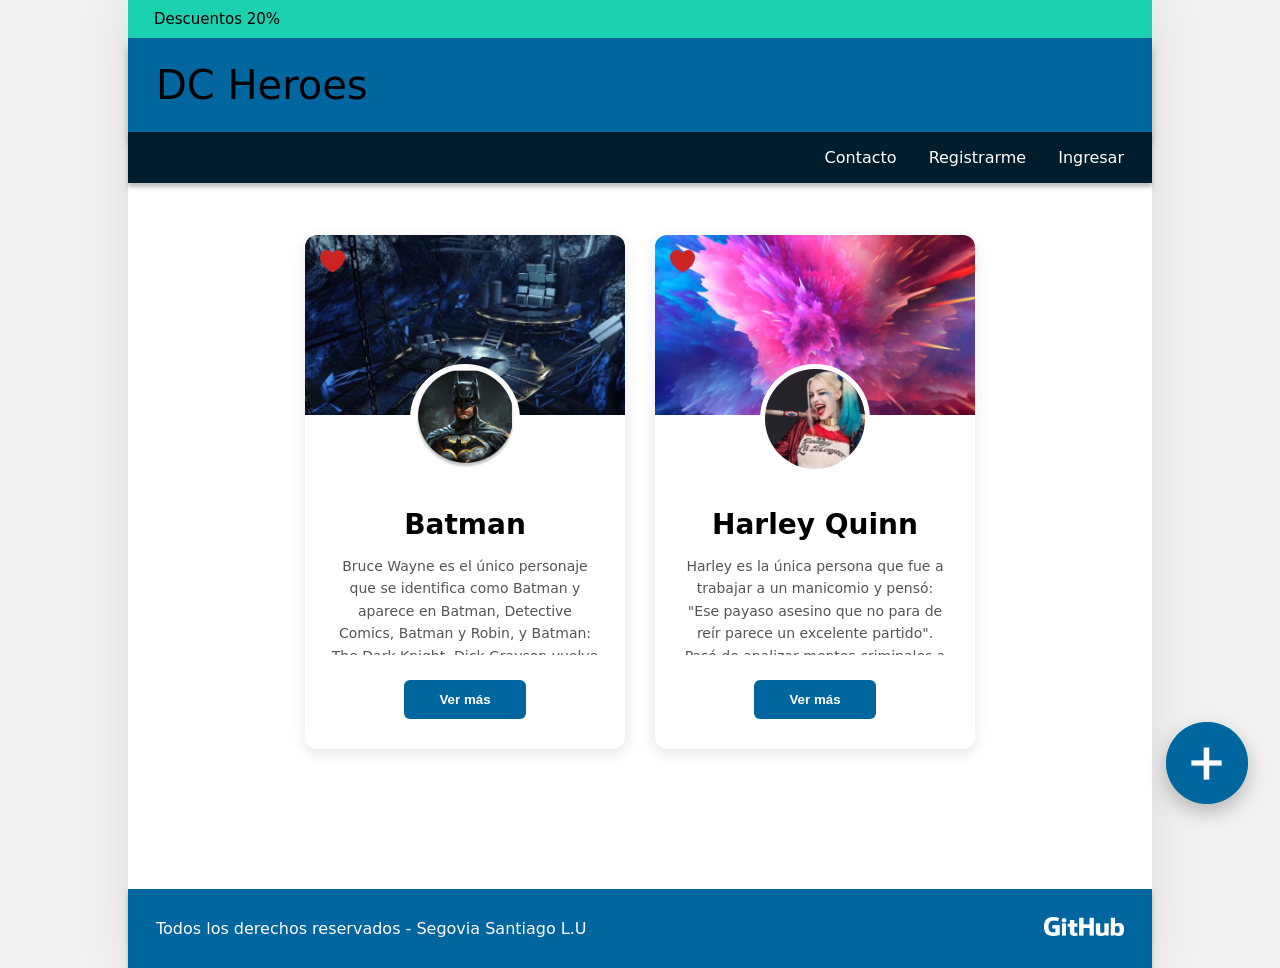
<file: index.html>
<!doctype html>
<html lang="es">
  <head>
    <meta charset="UTF-8" />
    <meta name="viewport" content="width=device-width, initial-scale=1.0" />
    <title>DC Heroes — Home | Programación II</title>
    <link rel="stylesheet" href="css/hub.css" />
  </head>
  <body>
    <div class="page-shell">

    <div class="top-bar">Descuentos 20%</div>
    
    <header class="brand-header">
      <h1>DC Heroes </h1>
    </header>

    <nav class="main-nav" aria-label="Principal">
      <a href="#">Contacto</a>
      <a href="#">Registrarme</a>
      <a href="#">Ingresar</a>
    </nav>

    <main class="page-main">
      <section class="contenedor-cards">
        
        <article class="hero-card">
          <div class="card-header">
            <img src="img/fondo.batman.png" alt="" class="img-fondo">
            <img src="img/corazon.png" alt="Like" class="icono-corazon">
            <img src="img/avatar.batman.png" alt="Batman" class="perfil">
          </div>
          <div class="textos-card">
            <h2>Batman</h2>
            <p>Bruce Wayne es el único personaje que se identifica como Batman y aparece en Batman, Detective Comics, Batman y Robin, y Batman: The Dark Knight. Dick Grayson vuelve al manto de Nightwing.</p>
            <button class="boton-ver">Ver más</button>
          </div>
        </article>

        <article class="hero-card">
          <div class="card-header">
            <img src="img/fondo.harley.png" alt="" class="img-fondo">
            <img src="img/corazon.png" alt="Like" class="icono-corazon">
            <img src="img/avatar.harley.png" alt="Harley Quinn" class="perfil">
          </div>
          <div class="textos-card">
            <h2>Harley Quinn</h2>
            <p>Harley es la única persona que fue a trabajar a un manicomio y pensó: "Ese payaso asesino que no para de reír parece un excelente partido". Pasó de analizar mentes criminales a golpear gente con un mazo gigante.</p>
            <button class="boton-ver">Ver más</button>
          </div>
        </article>

       

      </section>
    </main>

    <footer class="site-footer">
      <p>Todos los derechos reservados - Segovia Santiago L.U</p>
      <a href="https://github.com/" class="footer-github" target="_blank">
        <img src="img/logogithub.png" alt="GitHub" width="80">
      </a>
    </footer>
 </div>
   <a class="fab-plus" href="formularios.html" aria-label="Añadir nuevo personaje">
        <img src="img/boton.png" alt="" class="icono-plus">
    </a>

  </body>
</html>
</file>
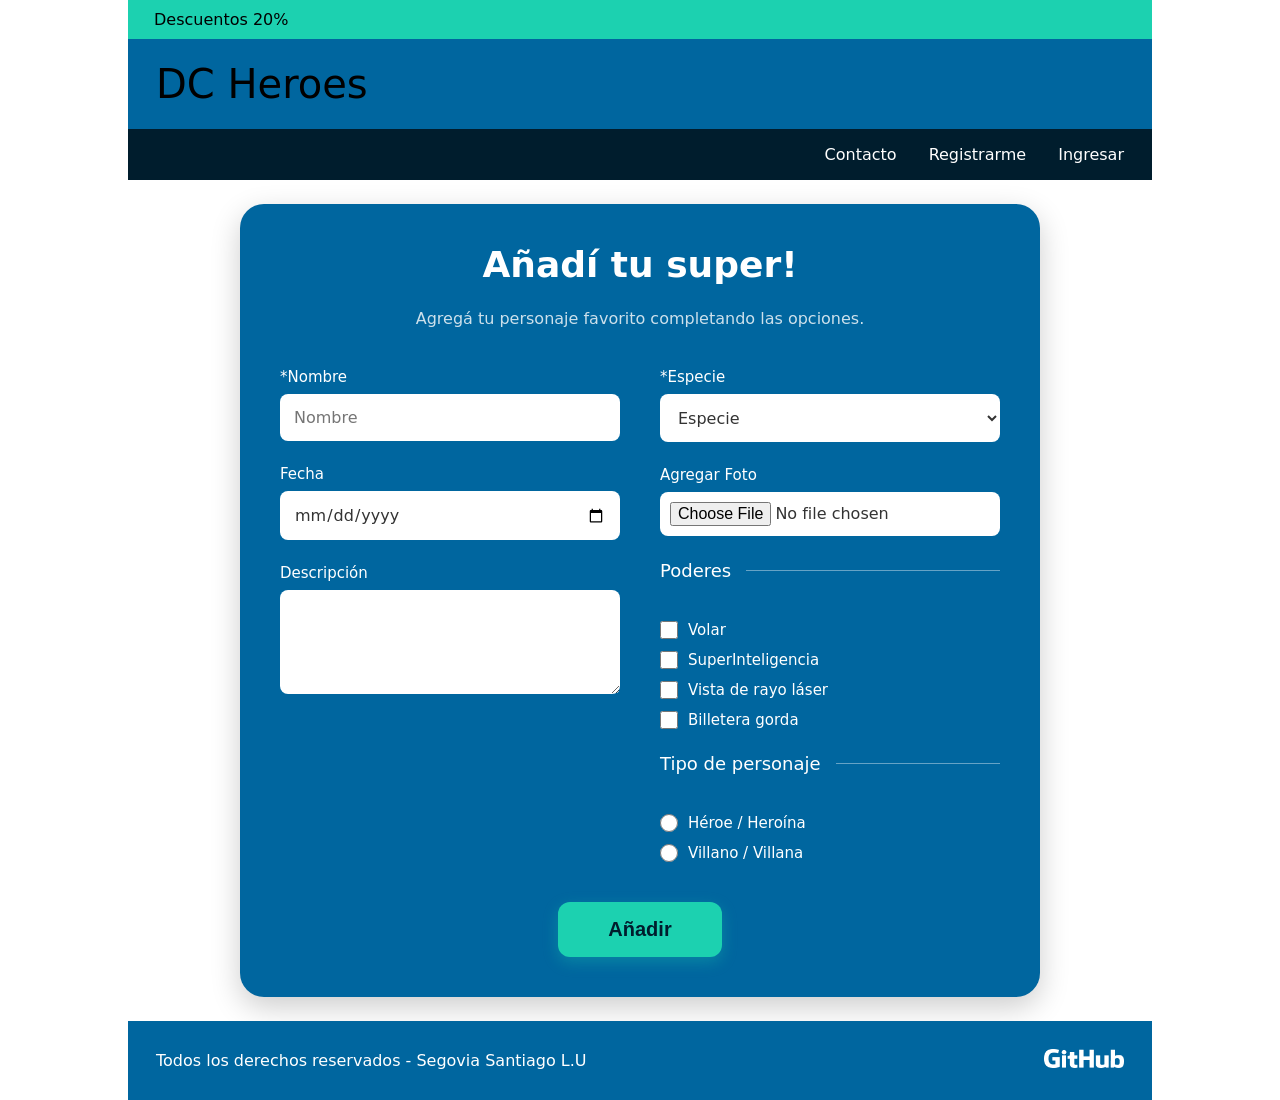
<file: formularios.html>
<!doctype html>
<html lang="es">
  <head>
    <meta charset="UTF-8" />
    <meta name="viewport" content="width=device-width, initial-scale=1.0" />
    <title>DC Heroes — Añadí tu super | Programación II</title>
    <link rel="stylesheet" href="css/formularios.css" />
  </head>
  <body>
    <div class="page-shell">
      <div class="top-bar">Descuentos 20%</div>

      <header class="brand-header">
        <p class="brand-title">DC Heroes</p>  
      </header>

      <nav class="main-nav" aria-label="Principal">
        <a href="#">Contacto</a>
        <a href="#">Registrarme</a>
        <a href="#">Ingresar</a>
      </nav>

      <main class="page-main">

        <form method="post" action="#">
           <h1 class="form-title">Añadí tu super!</h1>
        <p class="form-subtitle">Agregá tu personaje favorito completando las opciones.</p>
          <div class="form-container">
            
            <div class="form-column">
              <div class="input-group">
                <label for="nombre">*Nombre</label>
                <input type="text" id="nombre" name="nombre" placeholder="Nombre" required>
              </div>

              <div class="input-group">
                <label for="fecha">Fecha</label>
                <input type="date" id="fecha" name="fecha">
              </div>

              <div class="input-group">
                <label for="descripcion">Descripción</label>
                <textarea id="descripcion" name="descripcion" rows="4"></textarea>
              </div>
            </div>

            <div class="form-column">
              <div class="input-group">
                <label for="especie">*Especie</label>
                <select id="especie" name="especie" required>
                  <option value="" disabled selected>Especie</option>
                  <option value="humano">Humano</option>
                  <option value="alienigena">Alienígena</option>
                  <option value="metahumano">Metahumano</option>
                  <option value="otro">Otro</option>
                </select>
              </div>

              <div class="input-group">
                <label for="foto">Agregar Foto</label>
                <input type="file" id="foto" name="foto" accept="image/*">
              </div>

              <fieldset>
                <legend>Poderes</legend>
                <div>
                  <label><input type="checkbox" name="poderes" value="volar"> Volar</label>
                  <label><input type="checkbox" name="poderes" value="superinteligencia"> SuperInteligencia</label>
                  <label><input type="checkbox" name="poderes" value="vista-rayo-laser"> Vista de rayo láser</label>
                  <label><input type="checkbox" name="poderes" value="billetera-gorda"> Billetera gorda</label>
                </div>
              </fieldset>

              <fieldset>
                <legend>Tipo de personaje</legend>
                <div>
                  <label><input type="radio" name="tipo-personaje" value="heroe"> Héroe / Heroína</label>
                  <label><input type="radio" name="tipo-personaje" value="villano"> Villano / Villana</label>
                </div>
              </fieldset>
            </div>
            
          </div> <button type="submit" class="btn-submit">Añadir</button>
        </form>
      </main>

      <footer class="site-footer">
        <p>Todos los derechos reservados - Segovia Santiago L.U</p>
        <a href="https://github.com/" class="footer-github" target="_blank">
            <img src="img/logogithub.png" alt="GitHub" width="80">
        </a>
      </footer>
    </div>
  </body>
</html>
</file>
<file: css/hub.css>
*,
*::before,
*::after {
  box-sizing: border-box;
}

body {
  margin: 0;
  min-height: 100vh;
  font-family: "Roboto", system-ui, sans-serif;
  background: #f2f2f2; 
  color: #000;
}

a {
  color: inherit;
  text-decoration: none;
}

.top-bar {
  background: #1cd1b0;
  padding: 10px 26px;
  font-size: 15px;
}

.brand-header {
  background: #00669f;
  box-shadow: 0 10px 7px rgba(0, 0, 0, 0.25);
  padding: 24px 28px;
}

.brand-header h1 {
  margin: 0;
  font-size: 40px;
  font-weight: 400;
  color: #000;
}

.main-nav {
  background: #001d2d;
  box-shadow: 0 4px 4px rgba(0, 0, 0, 0.25);
  display: flex;
  justify-content: flex-end;
  gap: 32px;
  padding: 16px 28px;
  color: #fff;
  font-size: 16px;
}

.page-main {
  min-height: calc(100vh - 38px - 100px - 51px - 51px);
  padding: 32px 28px 120px;
}

.site-footer {
  background: #00669f;
  box-shadow: 0 4px 4px rgba(0, 0, 0, 0.25);
  color: #fff9f9;
  display: flex;
  align-items: center;
  justify-content: space-between;
  gap: 16px;
  padding: 14px 28px;
  font-size: 16px;
}

.footer-github {
  font-weight: 700;
  text-decoration: none;
}

.footer-github:hover {
  text-decoration: underline;
}

.fab-plus {
  position: fixed;
  right: 32px;
  bottom: 96px;
  width: 82px;
  height: 82px;
  border-radius: 50%;
  background: #1cd1b0;
  color: #001d2d;
  font-size: 48px;
  font-weight: 700;
  display: flex;
  align-items: center;
  justify-content: center;
  box-shadow: 0 8px 20px rgba(0, 0, 0, 0.25);
}

.fab-plus:focus-visible {
  outline: 3px solid #00669f;
  outline-offset: 3px;
}

.contenedor-cards {
  display: flex;
  flex-wrap: wrap;
  justify-content: center;
  gap: 30px;
  padding: 20px;
}

.hero-card {
  background: #fff;
  width: 320px;
  border-radius: 12px;
  overflow: hidden;
  box-shadow: 0 4px 15px rgba(0,0,0,0.1);
  text-align: center;
  transition: transform 0.3s;
}

.hero-card:hover {
  transform: translateY(-10px); 
}

.card-header {
  position: relative;
}

.img-fondo {
  width: 100%;
  height: 180px;
  object-fit: cover;
}

.icono-corazon {
  position: absolute;
  top: 15px;
  left: 15px;
  width: 25px;
}

.perfil {
  width: 110px;
  height: 110px;
  border-radius: 50%;
  border: 5px solid #fff;
  margin-top: -55px; 
  position: relative;
  background: #fff;
}

.textos-card {
  padding: 20px 25px 30px;
}

.textos-card h2 {
  margin: 10px 0;
  font-size: 28px;
}

.textos-card p {
  font-size: 14px;
  line-height: 1.6;
  color: #555;
  margin-bottom: 25px;
  height: 100px; 
  overflow: hidden;
}

.boton-ver {
  background: #00669f;
  color: #fff;
  border: none;
  padding: 12px 35px;
  border-radius: 6px;
  font-weight: bold;
  cursor: pointer;
}

.boton-ver:hover {
  background: #004a75;
}
.page-shell {
  max-width: 1024px;
  margin: 0 auto;   
  min-height: 100vh;
  display: flex;
  flex-direction: column;
  background-color: #ffffff; 
  box-shadow: 0 0 50px rgba(0,0,0,0.1); 
}

body {
  background-color: #f2f2f2; 
  margin: 0;
}
</file>
<file: css/formularios.css>
*,
*::before,
*::after {
  box-sizing: border-box;
}

body {
  margin: 0;
  font-family: "Roboto", system-ui, sans-serif;
}

a {
  color: inherit;
}

.page-shell {
  max-width: 1024px;
  margin: 0 auto;
  min-height: 100vh;
  display: flex;
  flex-direction: column;
}

.top-bar {
  background: #1cd1b0;
  padding: 10px 26px;
}

.brand-header {
  background: #00669f;
  padding: 22px 28px;
}

.brand-title {
  margin: 0;
  font-size: 40px;
}

.main-nav {
  background: #001d2d;
  color: #fff;
  display: flex;
  justify-content: flex-end;
  gap: 32px;
  padding: 16px 28px;
}

.main-nav a {
  text-decoration: none;
}

.page-main {
  flex: 1;
  padding: 24px 16px;
}

.placeholder-copy {
  max-width: 640px;
  line-height: 1.5;
}

.site-footer {
  background: #00669f;
  color: #fff;
  display: flex;
  justify-content: space-between;
  align-items: center;
  padding: 14px 28px;
}

.footer-github {
  font-weight: 700;
  text-decoration: none;
  color: inherit;
}

.footer-github:hover   {
  text-decoration: underline;
}

 
form .form-title,
form .form-subtitle {
  text-align: center;
  color: #ffffff; 
  
}

form .form-title {
  font-size: 36px;
  margin-top: 0;
  margin-bottom: 8px;
}

form .form-subtitle {
margin-bottom: 40px;
  opacity: 0.8;
  font-weight: 300;
}


form {
  background-color: #00669f; 
  padding: 40px; 
  border-radius: 24px; 
  max-width: 800px;
  margin: 0 auto;
  color: white;
  box-shadow: 0 10px 30px rgba(0, 0, 0, 0.2);
  display: flex; 
  flex-direction: column;
}

.form-container {
  display: grid;
  grid-template-columns: 1fr 1fr;
  gap: 40px; 
  margin-bottom: 40px; 
}


.form-column {
  display: flex;
  flex-direction: column;
  gap: 24px; 
}


.input-group {
  display: flex;
  flex-direction: column;
  gap: 8px; 
}

.input-group label {
  font-size: 15px;
  font-weight: 400;
}


input[type="text"],
input[type="date"],
input[type="file"],
select,
textarea {
  border-radius: 8px; 
  border: none;
  padding: 14px; 
  width: 100%;
  font-family: inherit;
  font-size: 16px;
  background-color: white;
  color: #333;
}


select {
  height: 48px;
}


input[type="file"] {
  padding: 10px;
  cursor: pointer;
}


fieldset {
  border: none;
  border-top: 1px solid rgba(255, 255, 255, 0.4); 
  padding: 24px 0 0 0;
  margin: 0;
}

legend {
  font-size: 18px;
  margin-bottom: 16px;
  padding: 0 15px 0 0; 
}

fieldset > div {
  display: flex;
  flex-direction: column;
  gap: 12px;
}


fieldset label {
  display: flex;
  align-items: center;
  gap: 10px; 
  font-size: 15px;
  cursor: pointer;
}

input[type="checkbox"],
input[type="radio"] {
  width: 18px;
  height: 18px;
  margin: 0;
  cursor: pointer;
}


.btn-submit {
  background-color: #1cd1b0; 
  color: #001d2d;
  border: none;
  border-radius: 12px; 
  padding: 16px 50px;
  font-weight: 700;
  font-size: 20px;
  cursor: pointer;
  align-self: center;
  transition: transform 0.2s, background-color 0.2s;
  box-shadow: 0 5px 15px rgba(28, 209, 176, 0.3); 
}

.btn-submit:hover {
  background-color: #15b396;
  transform: scale(1.03); 
}
</file>
